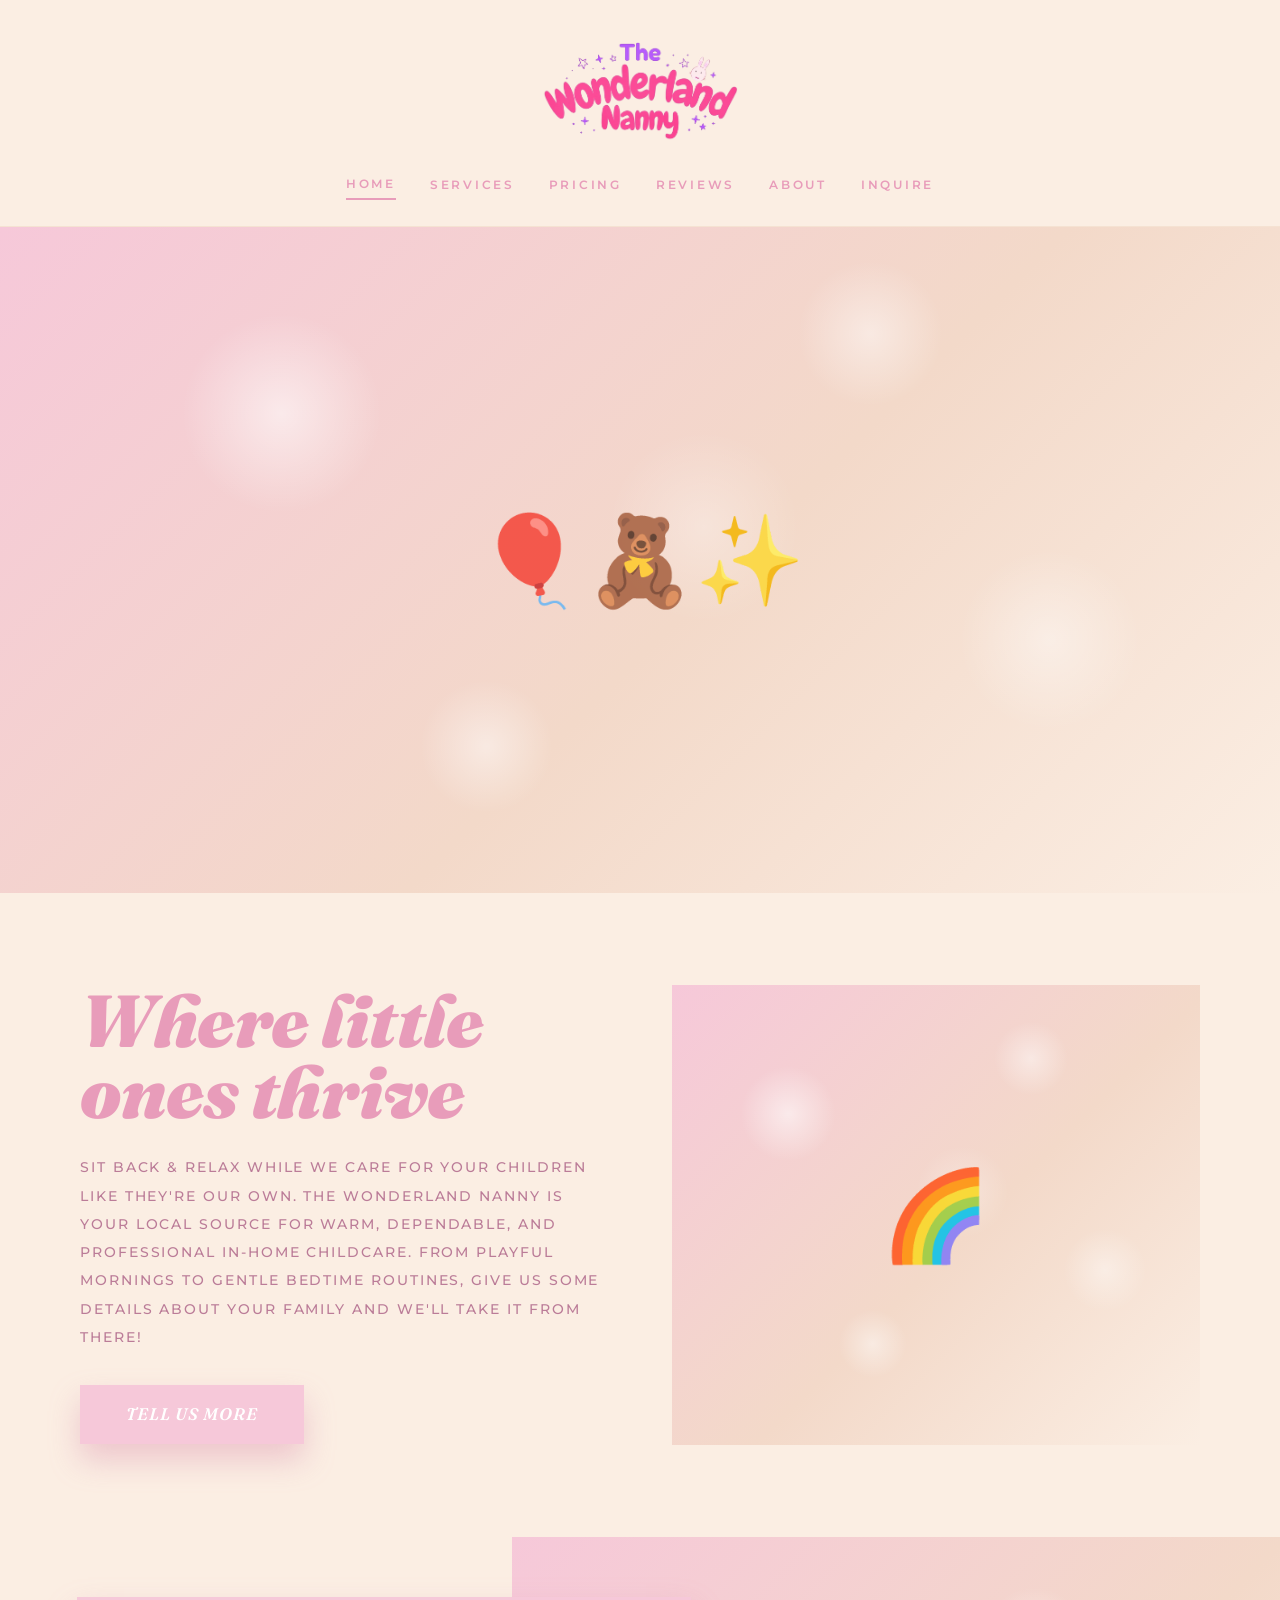
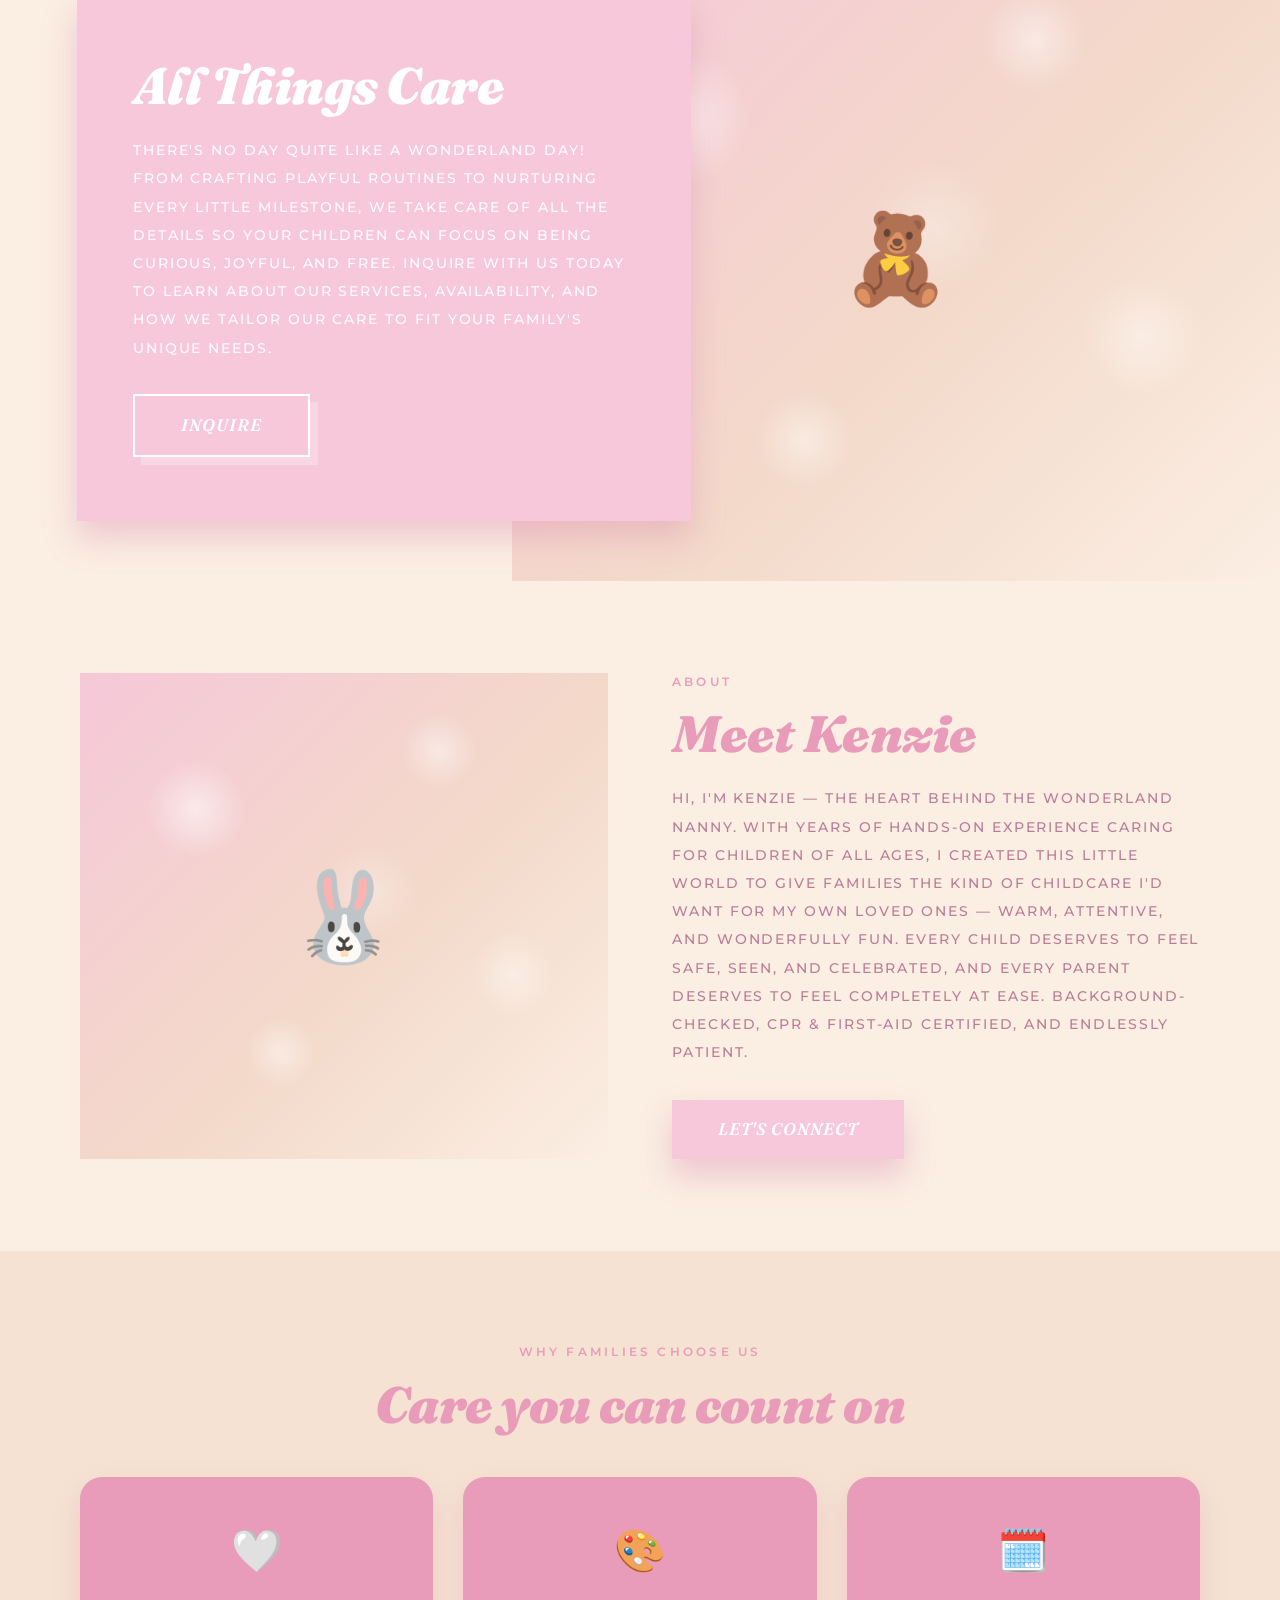
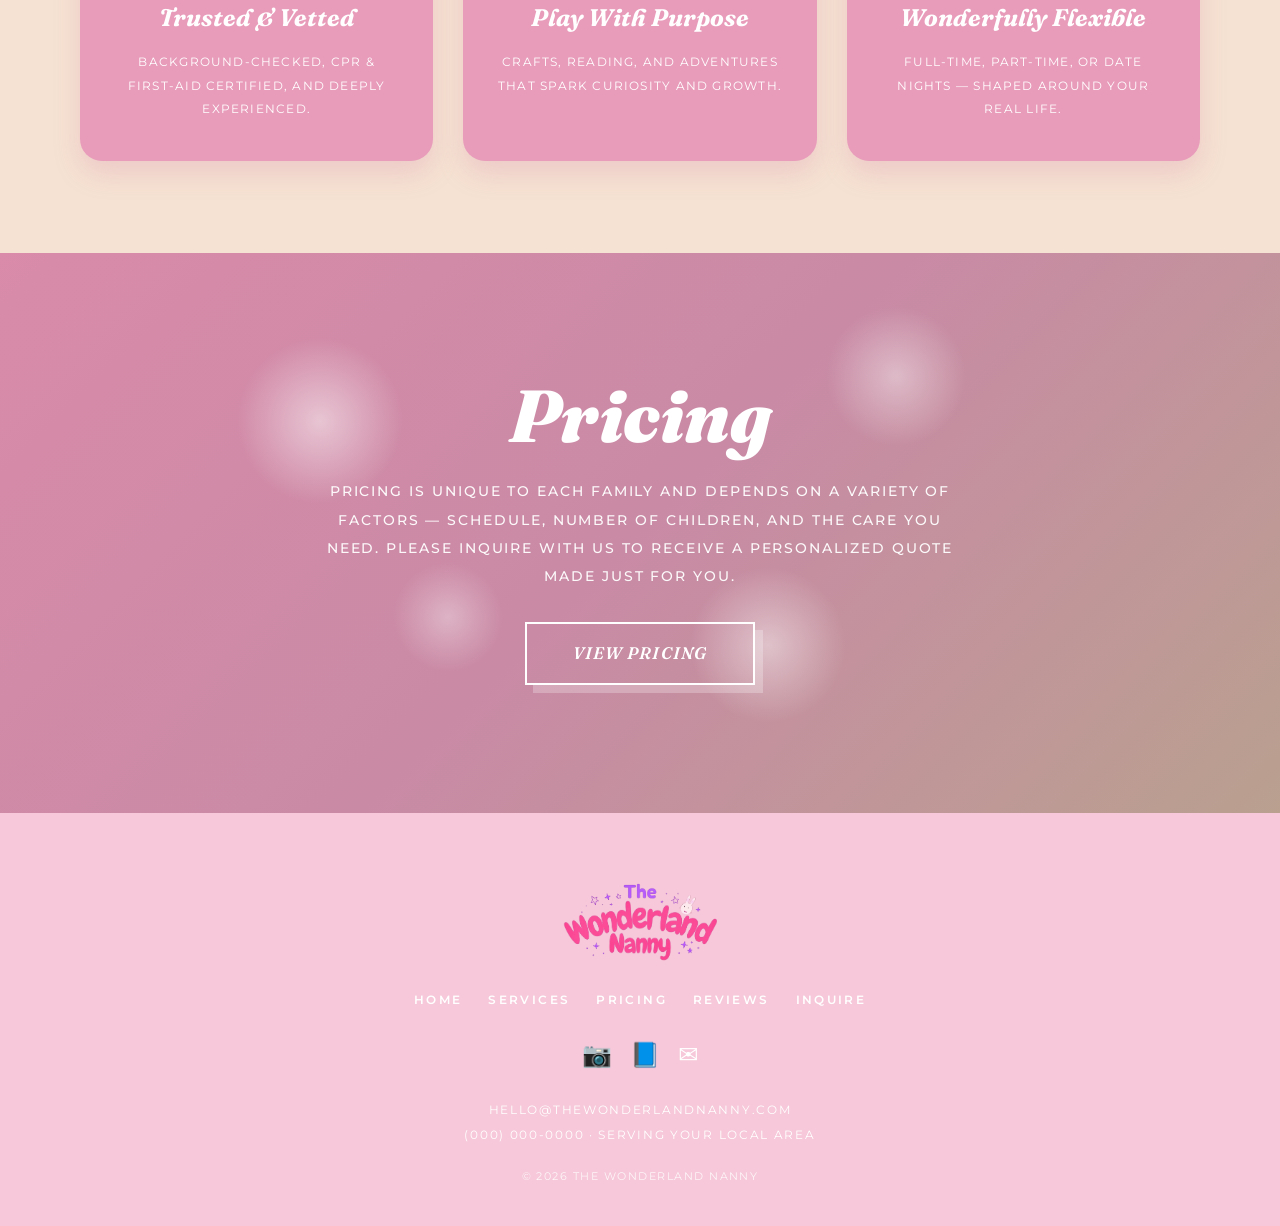
<file: index.html>
<!DOCTYPE html>
<html lang="en">
<head>
  <meta charset="UTF-8" />
  <meta name="viewport" content="width=device-width, initial-scale=1.0" />
  <title>The Wonderland Nanny — Loving, Reliable Childcare</title>
  <meta name="description" content="The Wonderland Nanny offers warm, trustworthy, and professional in-home childcare that lets your little ones flourish and gives parents peace of mind." />
  <link rel="preconnect" href="https://fonts.googleapis.com" />
  <link rel="preconnect" href="https://fonts.gstatic.com" crossorigin />
  <link href="https://fonts.googleapis.com/css2?family=Fraunces:ital,opsz,wght@0,9..144,400;0,9..144,600;0,9..144,900;1,9..144,500;1,9..144,600;1,9..144,700;1,9..144,900&family=Montserrat:wght@400;500;600&display=swap" rel="stylesheet" />
  <link rel="stylesheet" href="css/styles.css" />
  <link rel="icon" href="assets/logo.png" />
</head>
<body>

  <!-- HEADER: centered logo + nav underneath -->
  <header class="topbar">
    <a href="index.html" class="topbar__logo"><img src="assets/logo.png" alt="The Wonderland Nanny" /></a>
  </header>
  <nav class="mainnav">
    <a href="index.html" class="active">Home</a>
    <a href="services.html">Services</a>
    <a href="pricing.html">Pricing</a>
    <a href="reviews.html">Reviews</a>
    <a href="index.html#about">About</a>
    <a href="contact.html">Inquire</a>
  </nav>

  <!-- HERO -->
  <section class="hero ph">
    <div class="ph__emoji">🎈🧸✨</div>
  </section>

  <!-- INTRO: "We adore little ones" -->
  <section class="section">
    <div class="wrap">
      <div class="feature">
        <div class="feature__text">
          <h1 class="display">Where little ones&nbsp;thrive</h1>
          <p class="lead">Sit back &amp; relax while we care for your children like they're our own. The Wonderland Nanny is your local source for warm, dependable, and professional in-home childcare. From playful mornings to gentle bedtime routines, give us some details about your family and we'll take it from there!</p>
          <p style="margin-top:34px;"><a href="contact.html" class="btn">Tell Us More</a></p>
        </div>
        <div class="feature__img ph">
          <div class="ph__emoji">🌈</div>
        </div>
      </div>
    </div>
  </section>

  <!-- SHOWCASE: offset pink card over a photo (All Things Care) -->
  <section class="showcase">
    <div class="showcase__img ph"><div class="ph__emoji">🧸</div></div>
    <div class="showcase__card">
      <h2 class="display display--sm">All Things Care</h2>
      <p class="lead lead--white">There's no day quite like a Wonderland day! From crafting playful routines to nurturing every little milestone, we take care of all the details so your children can focus on being curious, joyful, and free. Inquire with us today to learn about our services, availability, and how we tailor our care to fit your family's unique needs.</p>
      <p style="margin-top:32px;"><a href="contact.html" class="btn btn--outline">Inquire</a></p>
    </div>
  </section>

  <!-- ABOUT -->
  <section class="section" id="about">
    <div class="wrap">
      <div class="feature feature--rev">
        <div class="feature__text">
          <p class="kicker">About</p>
          <h2 class="display display--sm">Meet Kenzie</h2>
          <p class="lead">Hi, I'm Kenzie — the heart behind The Wonderland Nanny. With years of hands-on experience caring for children of all ages, I created this little world to give families the kind of childcare I'd want for my own loved ones — warm, attentive, and wonderfully fun. Every child deserves to feel safe, seen, and celebrated, and every parent deserves to feel completely at ease. Background-checked, CPR &amp; first-aid certified, and endlessly patient.</p>
          <p style="margin-top:34px;"><a href="contact.html" class="btn">Let's Connect</a></p>
        </div>
        <div class="feature__img ph"><div class="ph__emoji">🐰</div></div>
      </div>
    </div>
  </section>

  <!-- WHY US tiles -->
  <section class="section center" style="background:var(--cream-deep);">
    <div class="wrap">
      <p class="kicker">Why Families Choose Us</p>
      <h2 class="display display--sm">Care you can count on</h2>
      <div class="grid grid--3" style="margin-top:48px;">
        <div class="tile">
          <span class="tile__emoji">🤍</span>
          <h3>Trusted &amp; Vetted</h3>
          <p>Background-checked, CPR &amp; first-aid certified, and deeply experienced.</p>
        </div>
        <div class="tile">
          <span class="tile__emoji">🎨</span>
          <h3>Play With Purpose</h3>
          <p>Crafts, reading, and adventures that spark curiosity and growth.</p>
        </div>
        <div class="tile">
          <span class="tile__emoji">🗓️</span>
          <h3>Wonderfully Flexible</h3>
          <p>Full-time, part-time, or date nights — shaped around your real life.</p>
        </div>
      </div>
    </div>
  </section>

  <!-- PRICING BAND (full-width image) -->
  <section class="band ph--dark">
    <div class="band__inner">
      <h2 class="display display--white">Pricing</h2>
      <p class="lead lead--white">Pricing is unique to each family and depends on a variety of factors — schedule, number of children, and the care you need. Please inquire with us to receive a personalized quote made just for you.</p>
      <p style="margin-top:32px;"><a href="pricing.html" class="btn btn--outline">View Pricing</a></p>
    </div>
  </section>

  <!-- FOOTER -->
  <footer class="site-footer">
    <img src="assets/logo.png" alt="The Wonderland Nanny" />
    <div class="footer-nav">
      <a href="index.html">Home</a>
      <a href="services.html">Services</a>
      <a href="pricing.html">Pricing</a>
      <a href="reviews.html">Reviews</a>
      <a href="contact.html">Inquire</a>
    </div>
    <div class="footer-socials">
      <a href="#" aria-label="Instagram">📷</a>
      <a href="#" aria-label="Facebook">📘</a>
      <a href="mailto:hello@thewonderlandnanny.com" aria-label="Email">✉️</a>
    </div>
    <div class="footer-contact">
      hello@thewonderlandnanny.com<br>
      (000) 000-0000 · Serving your local area
    </div>
    <div class="footer-copy">© 2026 The Wonderland Nanny</div>
  </footer>

  <script src="js/main.js"></script>
</body>
</html>
</file>
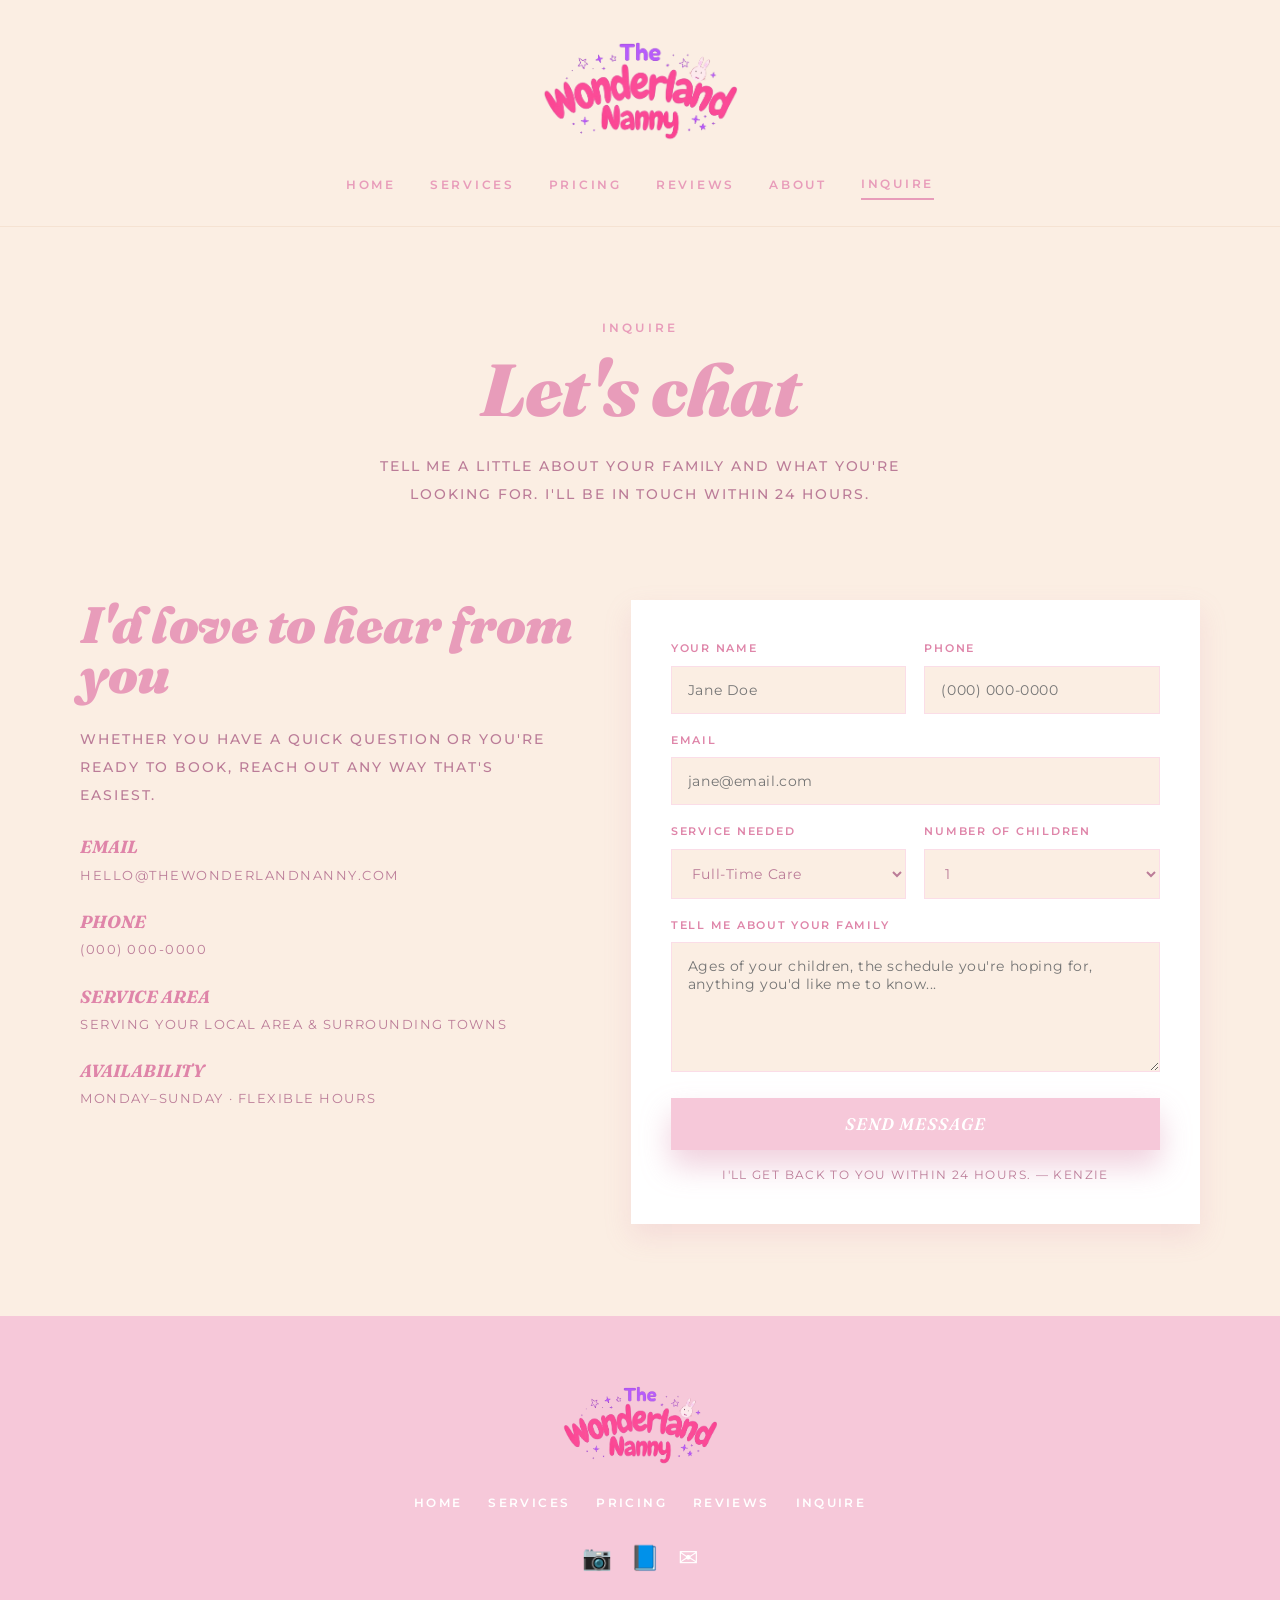
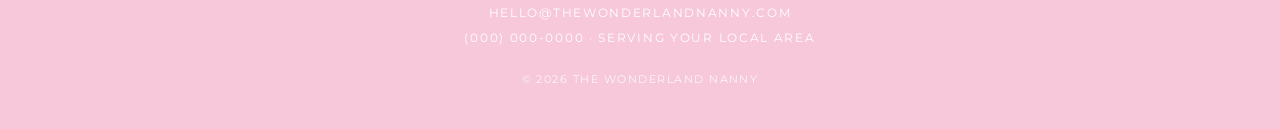
<file: contact.html>
<!DOCTYPE html>
<html lang="en">
<head>
  <meta charset="UTF-8" />
  <meta name="viewport" content="width=device-width, initial-scale=1.0" />
  <title>Inquire — The Wonderland Nanny</title>
  <meta name="description" content="Get in touch with The Wonderland Nanny to chat about your family's childcare needs." />
  <link rel="preconnect" href="https://fonts.googleapis.com" />
  <link rel="preconnect" href="https://fonts.gstatic.com" crossorigin />
  <link href="https://fonts.googleapis.com/css2?family=Fraunces:ital,opsz,wght@0,9..144,400;0,9..144,600;0,9..144,900;1,9..144,500;1,9..144,600;1,9..144,700;1,9..144,900&family=Montserrat:wght@400;500;600&display=swap" rel="stylesheet" />
  <link rel="stylesheet" href="css/styles.css" />
  <link rel="icon" href="assets/logo.png" />
</head>
<body>

  <header class="topbar">
    <a href="index.html" class="topbar__logo"><img src="assets/logo.png" alt="The Wonderland Nanny" /></a>
  </header>
  <nav class="mainnav">
    <a href="index.html">Home</a>
    <a href="services.html">Services</a>
    <a href="pricing.html">Pricing</a>
    <a href="reviews.html">Reviews</a>
    <a href="index.html#about">About</a>
    <a href="contact.html" class="active">Inquire</a>
  </nav>

  <section class="section center">
    <div class="wrap">
      <p class="kicker">Inquire</p>
      <h1 class="display">Let's chat</h1>
      <p class="lead">Tell me a little about your family and what you're looking for. I'll be in touch within 24 hours.</p>
    </div>
  </section>

  <section class="section" style="padding-top:0;">
    <div class="wrap">
      <div class="contact-grid">
        <div>
          <h2 class="display display--sm">I'd love to hear from you</h2>
          <p class="lead">Whether you have a quick question or you're ready to book, reach out any way that's easiest.</p>
          <ul class="contact-list">
            <li><strong>Email</strong><a href="mailto:hello@thewonderlandnanny.com">hello@thewonderlandnanny.com</a></li>
            <li><strong>Phone</strong><a href="tel:+10000000000">(000) 000-0000</a></li>
            <li><strong>Service Area</strong>Serving your local area &amp; surrounding towns</li>
            <li><strong>Availability</strong>Monday–Sunday · Flexible hours</li>
          </ul>
        </div>

        <form class="form" id="contact-form">
          <div class="form-row">
            <div class="field"><label for="name">Your Name</label><input type="text" id="name" name="name" placeholder="Jane Doe" required /></div>
            <div class="field"><label for="phone">Phone</label><input type="tel" id="phone" name="phone" placeholder="(000) 000-0000" /></div>
          </div>
          <div class="field"><label for="email">Email</label><input type="email" id="email" name="email" placeholder="jane@email.com" required /></div>
          <div class="form-row">
            <div class="field"><label for="service">Service Needed</label>
              <select id="service" name="service">
                <option>Full-Time Care</option>
                <option>Part-Time / After-School</option>
                <option>Date-Night Sitting</option>
                <option>Newborn &amp; Infant Care</option>
                <option>Travel &amp; Event Care</option>
                <option>Backup / Occasional Care</option>
              </select>
            </div>
            <div class="field"><label for="children">Number of Children</label>
              <select id="children" name="children"><option>1</option><option>2</option><option>3</option><option>4+</option></select>
            </div>
          </div>
          <div class="field"><label for="message">Tell Me About Your Family</label><textarea id="message" name="message" placeholder="Ages of your children, the schedule you're hoping for, anything you'd like me to know..."></textarea></div>
          <button type="submit" class="btn">Send Message</button>
          <p class="form__note">I'll get back to you within 24 hours. — Kenzie</p>
        </form>
      </div>
    </div>
  </section>

  <footer class="site-footer">
    <img src="assets/logo.png" alt="The Wonderland Nanny" />
    <div class="footer-nav">
      <a href="index.html">Home</a><a href="services.html">Services</a><a href="pricing.html">Pricing</a><a href="reviews.html">Reviews</a><a href="contact.html">Inquire</a>
    </div>
    <div class="footer-socials">
      <a href="#" aria-label="Instagram">📷</a><a href="#" aria-label="Facebook">📘</a><a href="mailto:hello@thewonderlandnanny.com" aria-label="Email">✉️</a>
    </div>
    <div class="footer-contact">hello@thewonderlandnanny.com<br>(000) 000-0000 · Serving your local area</div>
    <div class="footer-copy">© 2026 The Wonderland Nanny</div>
  </footer>

  <script src="js/main.js"></script>
</body>
</html>
</file>
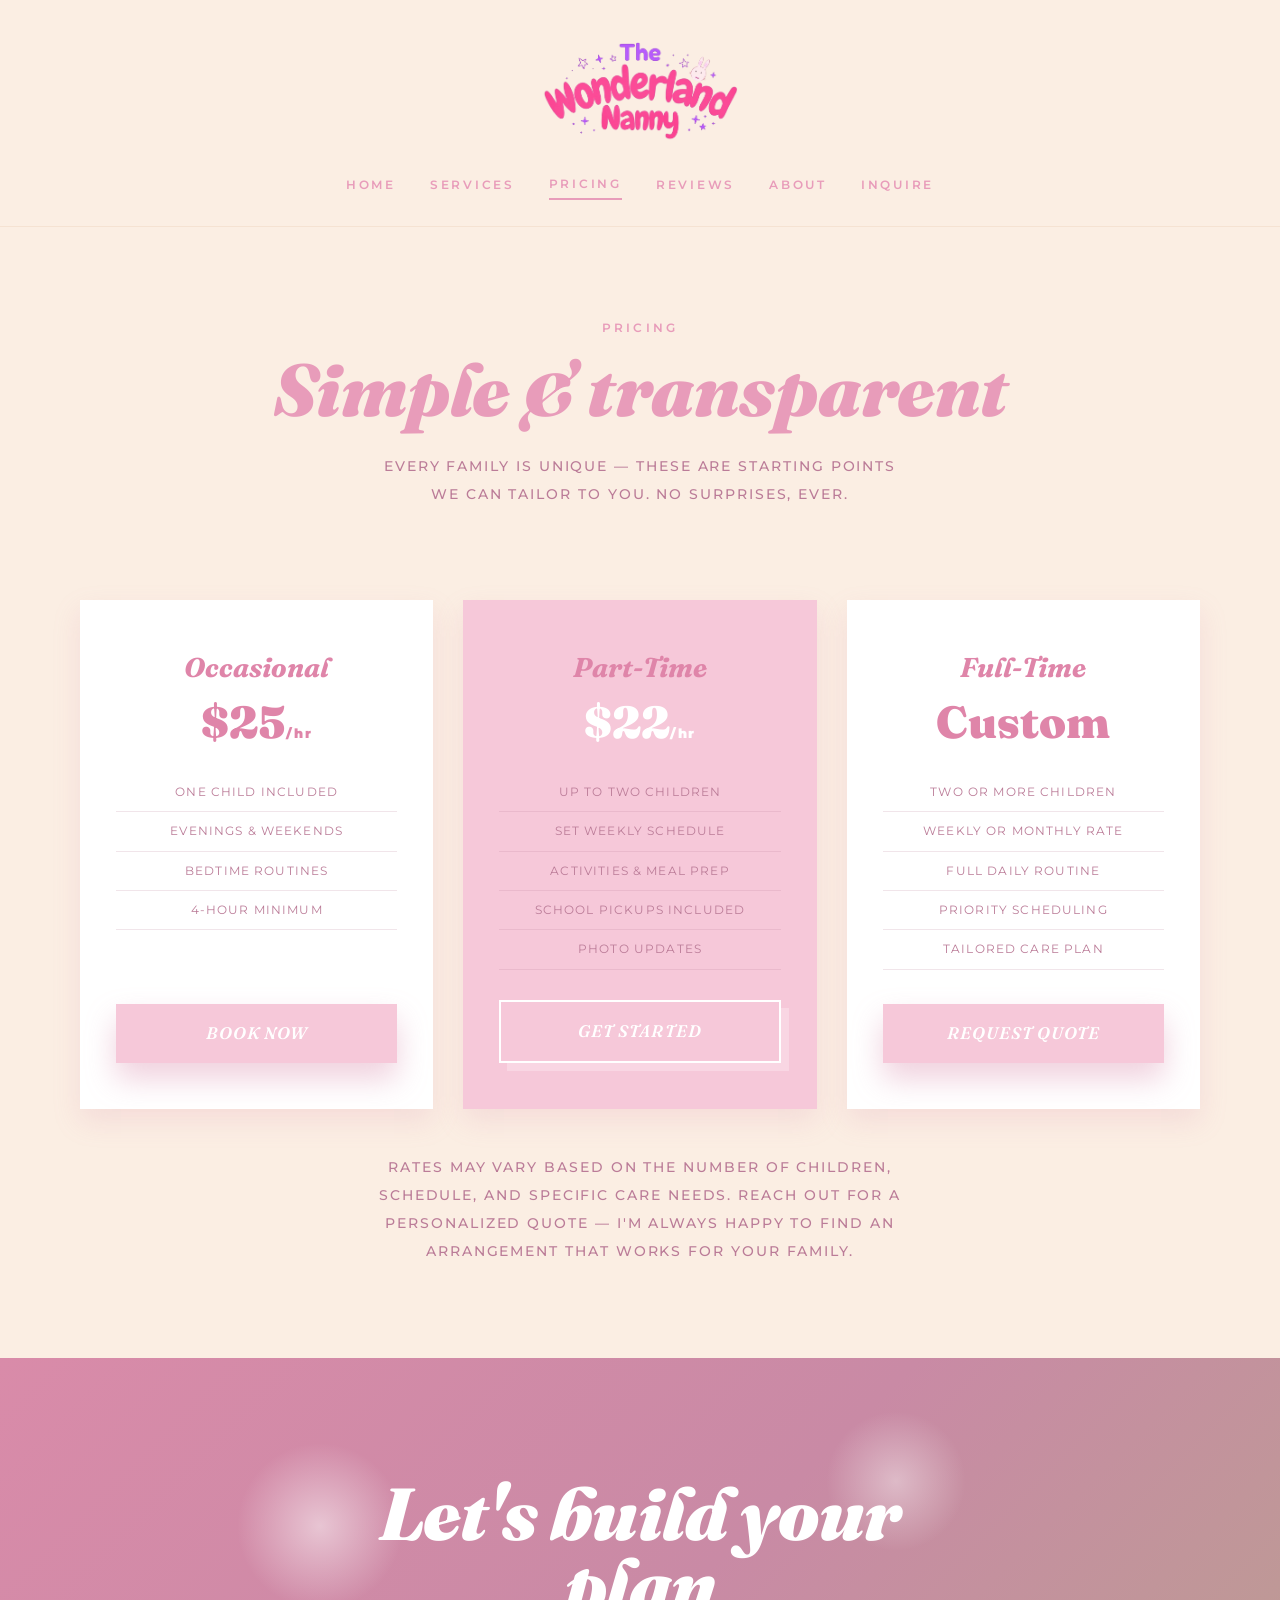
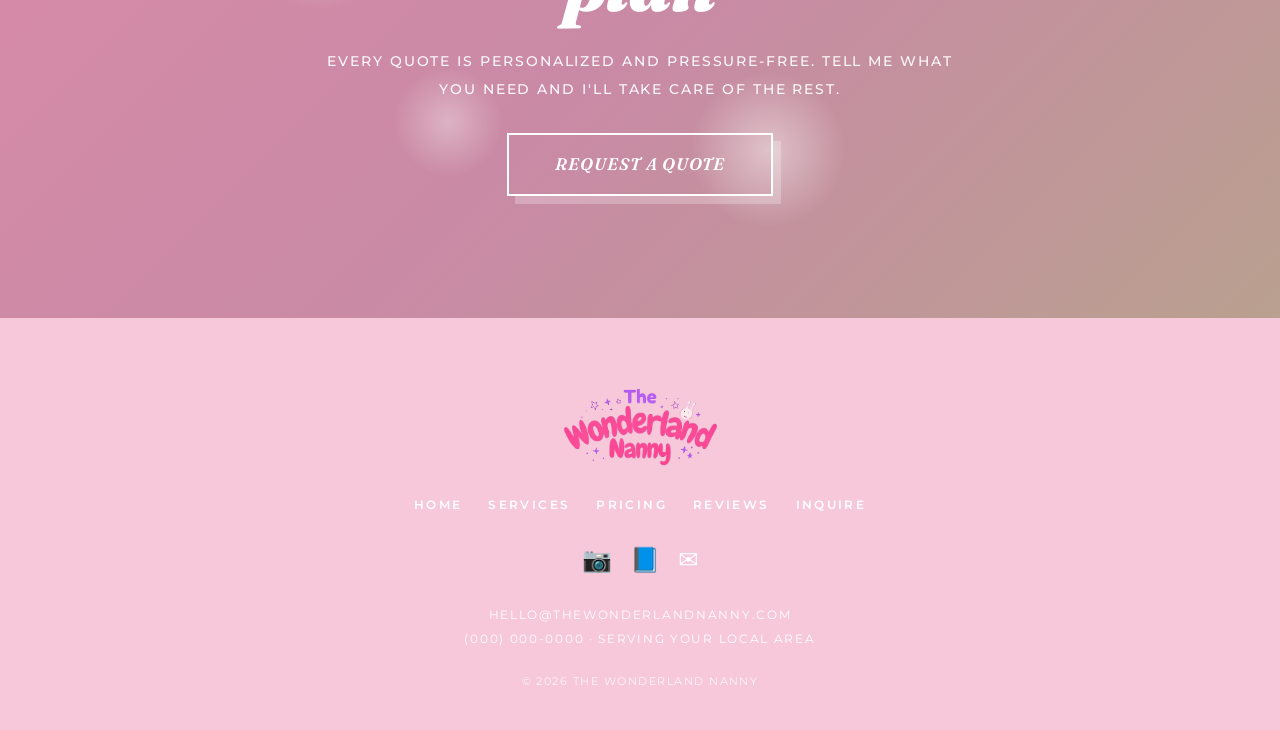
<file: pricing.html>
<!DOCTYPE html>
<html lang="en">
<head>
  <meta charset="UTF-8" />
  <meta name="viewport" content="width=device-width, initial-scale=1.0" />
  <title>Pricing — The Wonderland Nanny</title>
  <meta name="description" content="Simple, transparent pricing for nanny and childcare services with The Wonderland Nanny." />
  <link rel="preconnect" href="https://fonts.googleapis.com" />
  <link rel="preconnect" href="https://fonts.gstatic.com" crossorigin />
  <link href="https://fonts.googleapis.com/css2?family=Fraunces:ital,opsz,wght@0,9..144,400;0,9..144,600;0,9..144,900;1,9..144,500;1,9..144,600;1,9..144,700;1,9..144,900&family=Montserrat:wght@400;500;600&display=swap" rel="stylesheet" />
  <link rel="stylesheet" href="css/styles.css" />
  <link rel="icon" href="assets/logo.png" />
</head>
<body>

  <header class="topbar">
    <a href="index.html" class="topbar__logo"><img src="assets/logo.png" alt="The Wonderland Nanny" /></a>
  </header>
  <nav class="mainnav">
    <a href="index.html">Home</a>
    <a href="services.html">Services</a>
    <a href="pricing.html" class="active">Pricing</a>
    <a href="reviews.html">Reviews</a>
    <a href="index.html#about">About</a>
    <a href="contact.html">Inquire</a>
  </nav>

  <section class="section center">
    <div class="wrap">
      <p class="kicker">Pricing</p>
      <h1 class="display">Simple &amp; transparent</h1>
      <p class="lead">Every family is unique — these are starting points we can tailor to you. No surprises, ever.</p>
    </div>
  </section>

  <section class="section" style="padding-top:0;">
    <div class="wrap">
      <div class="grid grid--3">
        <div class="tier">
          <h3>Occasional</h3>
          <div class="tier__price">$25<span>/hr</span></div>
          <ul>
            <li>One child included</li>
            <li>Evenings &amp; weekends</li>
            <li>Bedtime routines</li>
            <li>4-hour minimum</li>
          </ul>
          <a href="contact.html" class="btn">Book Now</a>
        </div>
        <div class="tier tier--featured">
          <h3>Part-Time</h3>
          <div class="tier__price">$22<span>/hr</span></div>
          <ul>
            <li>Up to two children</li>
            <li>Set weekly schedule</li>
            <li>Activities &amp; meal prep</li>
            <li>School pickups included</li>
            <li>Photo updates</li>
          </ul>
          <a href="contact.html" class="btn btn--outline">Get Started</a>
        </div>
        <div class="tier">
          <h3>Full-Time</h3>
          <div class="tier__price">Custom</div>
          <ul>
            <li>Two or more children</li>
            <li>Weekly or monthly rate</li>
            <li>Full daily routine</li>
            <li>Priority scheduling</li>
            <li>Tailored care plan</li>
          </ul>
          <a href="contact.html" class="btn">Request Quote</a>
        </div>
      </div>
      <p class="lead center" style="margin:44px auto 0; max-width:62ch;">Rates may vary based on the number of children, schedule, and specific care needs. Reach out for a personalized quote — I'm always happy to find an arrangement that works for your family.</p>
    </div>
  </section>

  <section class="band ph--dark">
    <div class="band__inner">
      <h2 class="display display--white">Let's build your plan</h2>
      <p class="lead lead--white">Every quote is personalized and pressure-free. Tell me what you need and I'll take care of the rest.</p>
      <p style="margin-top:30px;"><a href="contact.html" class="btn btn--outline">Request A Quote</a></p>
    </div>
  </section>

  <footer class="site-footer">
    <img src="assets/logo.png" alt="The Wonderland Nanny" />
    <div class="footer-nav">
      <a href="index.html">Home</a><a href="services.html">Services</a><a href="pricing.html">Pricing</a><a href="reviews.html">Reviews</a><a href="contact.html">Inquire</a>
    </div>
    <div class="footer-socials">
      <a href="#" aria-label="Instagram">📷</a><a href="#" aria-label="Facebook">📘</a><a href="mailto:hello@thewonderlandnanny.com" aria-label="Email">✉️</a>
    </div>
    <div class="footer-contact">hello@thewonderlandnanny.com<br>(000) 000-0000 · Serving your local area</div>
    <div class="footer-copy">© 2026 The Wonderland Nanny</div>
  </footer>

  <script src="js/main.js"></script>
</body>
</html>
</file>
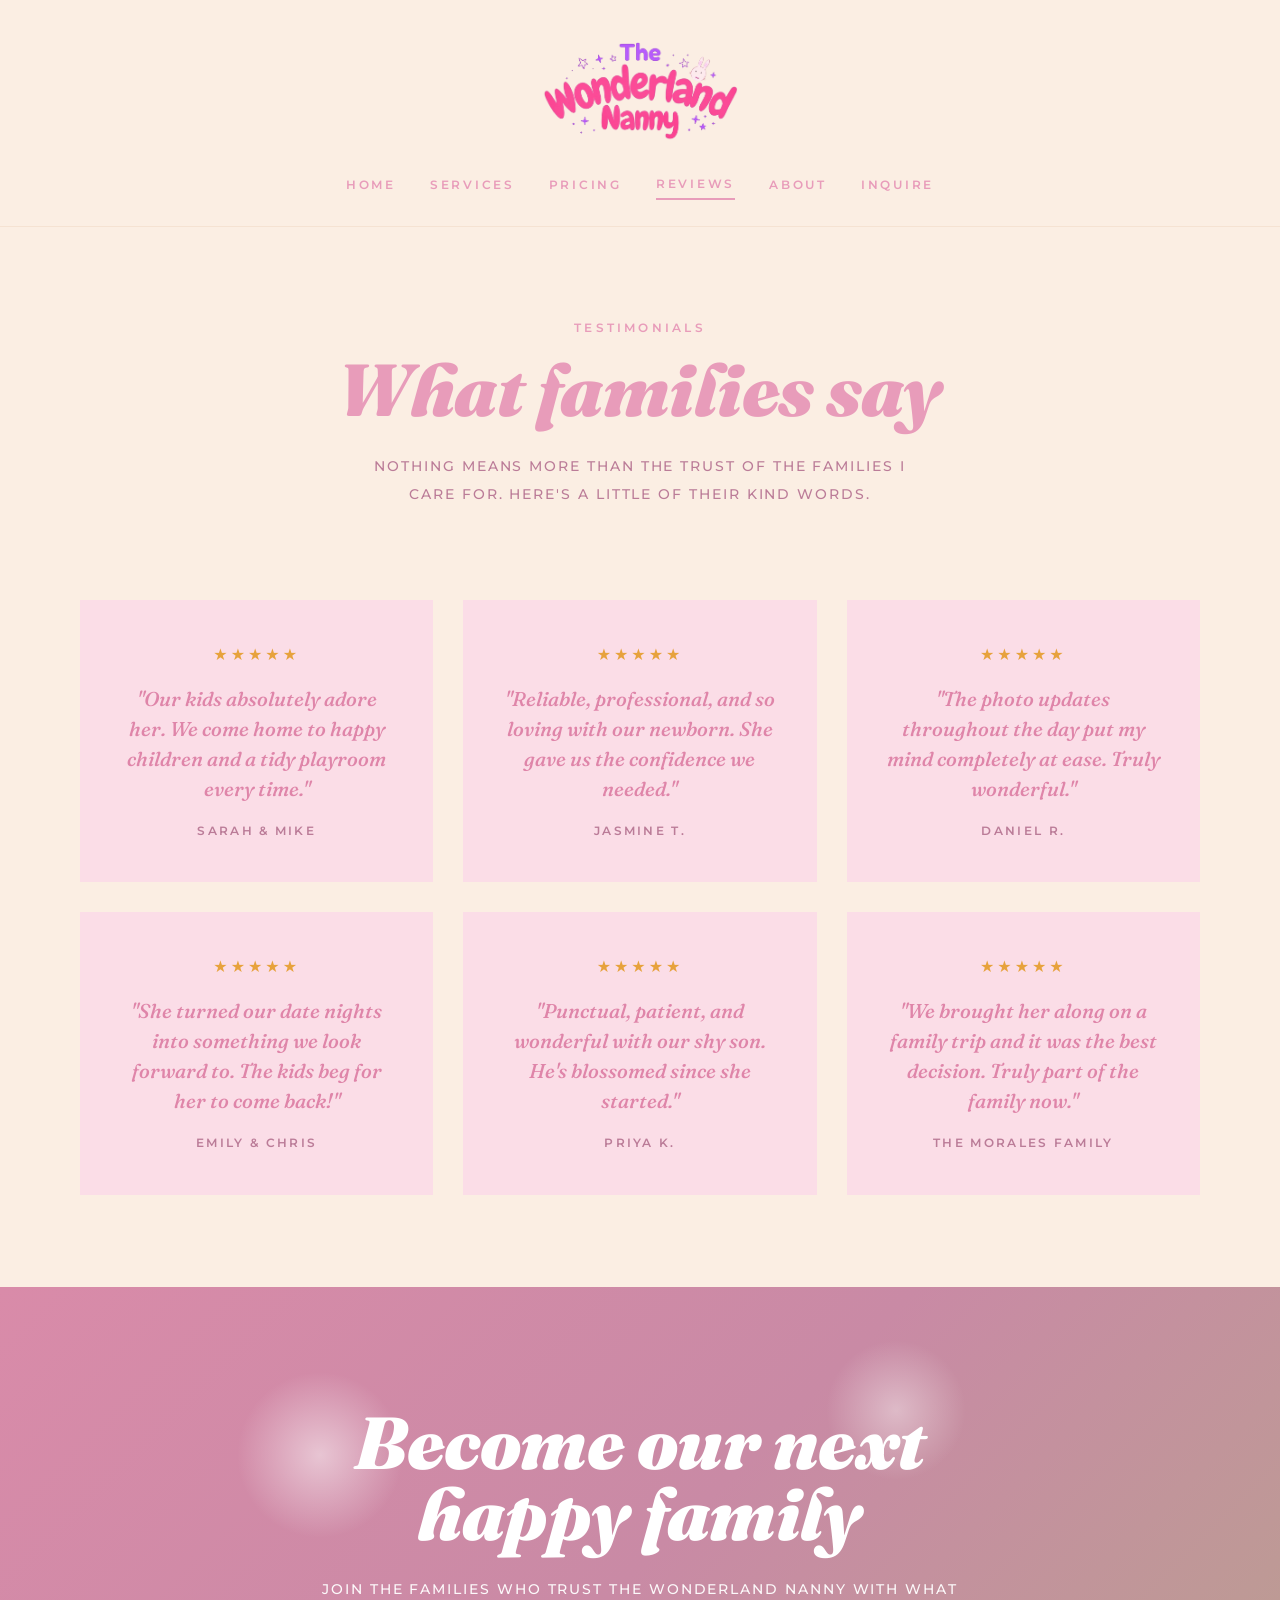
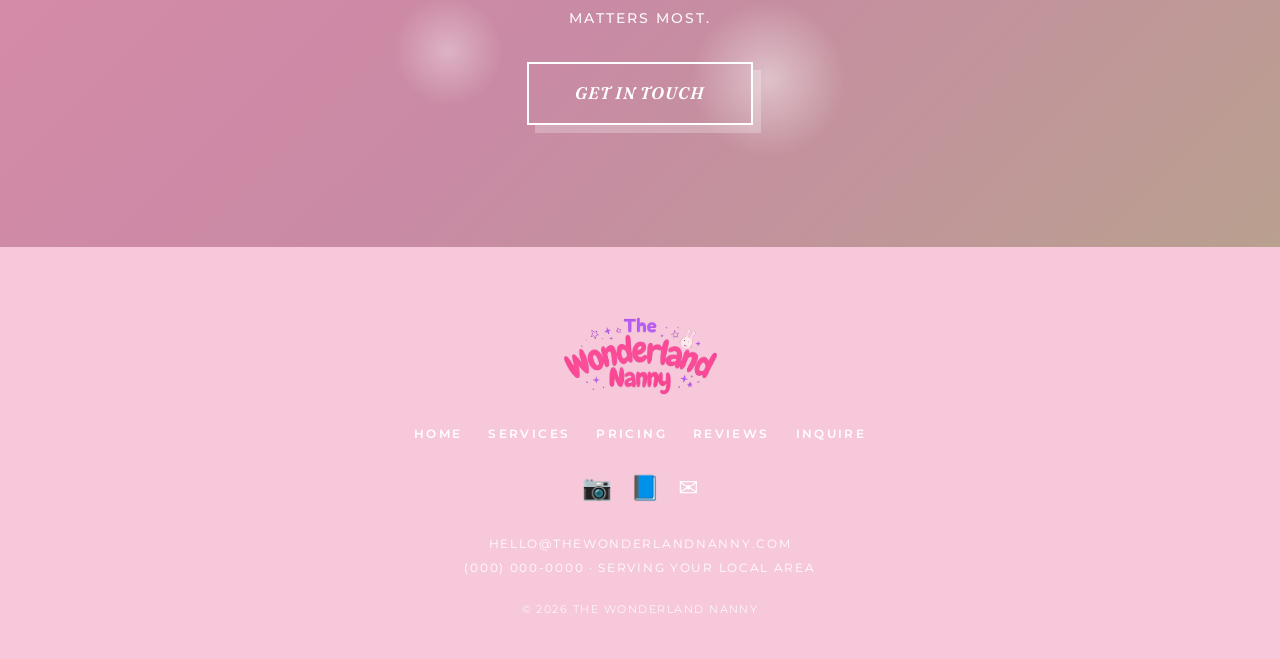
<file: reviews.html>
<!DOCTYPE html>
<html lang="en">
<head>
  <meta charset="UTF-8" />
  <meta name="viewport" content="width=device-width, initial-scale=1.0" />
  <title>Reviews — The Wonderland Nanny</title>
  <meta name="description" content="See what local families have to say about The Wonderland Nanny's warm, reliable childcare." />
  <link rel="preconnect" href="https://fonts.googleapis.com" />
  <link rel="preconnect" href="https://fonts.gstatic.com" crossorigin />
  <link href="https://fonts.googleapis.com/css2?family=Fraunces:ital,opsz,wght@0,9..144,400;0,9..144,600;0,9..144,900;1,9..144,500;1,9..144,600;1,9..144,700;1,9..144,900&family=Montserrat:wght@400;500;600&display=swap" rel="stylesheet" />
  <link rel="stylesheet" href="css/styles.css" />
  <link rel="icon" href="assets/logo.png" />
</head>
<body>

  <header class="topbar">
    <a href="index.html" class="topbar__logo"><img src="assets/logo.png" alt="The Wonderland Nanny" /></a>
  </header>
  <nav class="mainnav">
    <a href="index.html">Home</a>
    <a href="services.html">Services</a>
    <a href="pricing.html">Pricing</a>
    <a href="reviews.html" class="active">Reviews</a>
    <a href="index.html#about">About</a>
    <a href="contact.html">Inquire</a>
  </nav>

  <section class="section center">
    <div class="wrap">
      <p class="kicker">Testimonials</p>
      <h1 class="display">What families say</h1>
      <p class="lead">Nothing means more than the trust of the families I care for. Here's a little of their kind words.</p>
    </div>
  </section>

  <section class="section" style="padding-top:0;">
    <div class="wrap">
      <div class="grid grid--3">
        <div class="quote"><div class="quote__stars">★★★★★</div><p class="quote__text">"Our kids absolutely adore her. We come home to happy children and a tidy playroom every time."</p><div class="quote__name">Sarah &amp; Mike</div></div>
        <div class="quote"><div class="quote__stars">★★★★★</div><p class="quote__text">"Reliable, professional, and so loving with our newborn. She gave us the confidence we needed."</p><div class="quote__name">Jasmine T.</div></div>
        <div class="quote"><div class="quote__stars">★★★★★</div><p class="quote__text">"The photo updates throughout the day put my mind completely at ease. Truly wonderful."</p><div class="quote__name">Daniel R.</div></div>
        <div class="quote"><div class="quote__stars">★★★★★</div><p class="quote__text">"She turned our date nights into something we look forward to. The kids beg for her to come back!"</p><div class="quote__name">Emily &amp; Chris</div></div>
        <div class="quote"><div class="quote__stars">★★★★★</div><p class="quote__text">"Punctual, patient, and wonderful with our shy son. He's blossomed since she started."</p><div class="quote__name">Priya K.</div></div>
        <div class="quote"><div class="quote__stars">★★★★★</div><p class="quote__text">"We brought her along on a family trip and it was the best decision. Truly part of the family now."</p><div class="quote__name">The Morales Family</div></div>
      </div>
    </div>
  </section>

  <section class="band ph--dark">
    <div class="band__inner">
      <h2 class="display display--white">Become our next happy family</h2>
      <p class="lead lead--white">Join the families who trust The Wonderland Nanny with what matters most.</p>
      <p style="margin-top:30px;"><a href="contact.html" class="btn btn--outline">Get In Touch</a></p>
    </div>
  </section>

  <footer class="site-footer">
    <img src="assets/logo.png" alt="The Wonderland Nanny" />
    <div class="footer-nav">
      <a href="index.html">Home</a><a href="services.html">Services</a><a href="pricing.html">Pricing</a><a href="reviews.html">Reviews</a><a href="contact.html">Inquire</a>
    </div>
    <div class="footer-socials">
      <a href="#" aria-label="Instagram">📷</a><a href="#" aria-label="Facebook">📘</a><a href="mailto:hello@thewonderlandnanny.com" aria-label="Email">✉️</a>
    </div>
    <div class="footer-contact">hello@thewonderlandnanny.com<br>(000) 000-0000 · Serving your local area</div>
    <div class="footer-copy">© 2026 The Wonderland Nanny</div>
  </footer>

  <script src="js/main.js"></script>
</body>
</html>
</file>
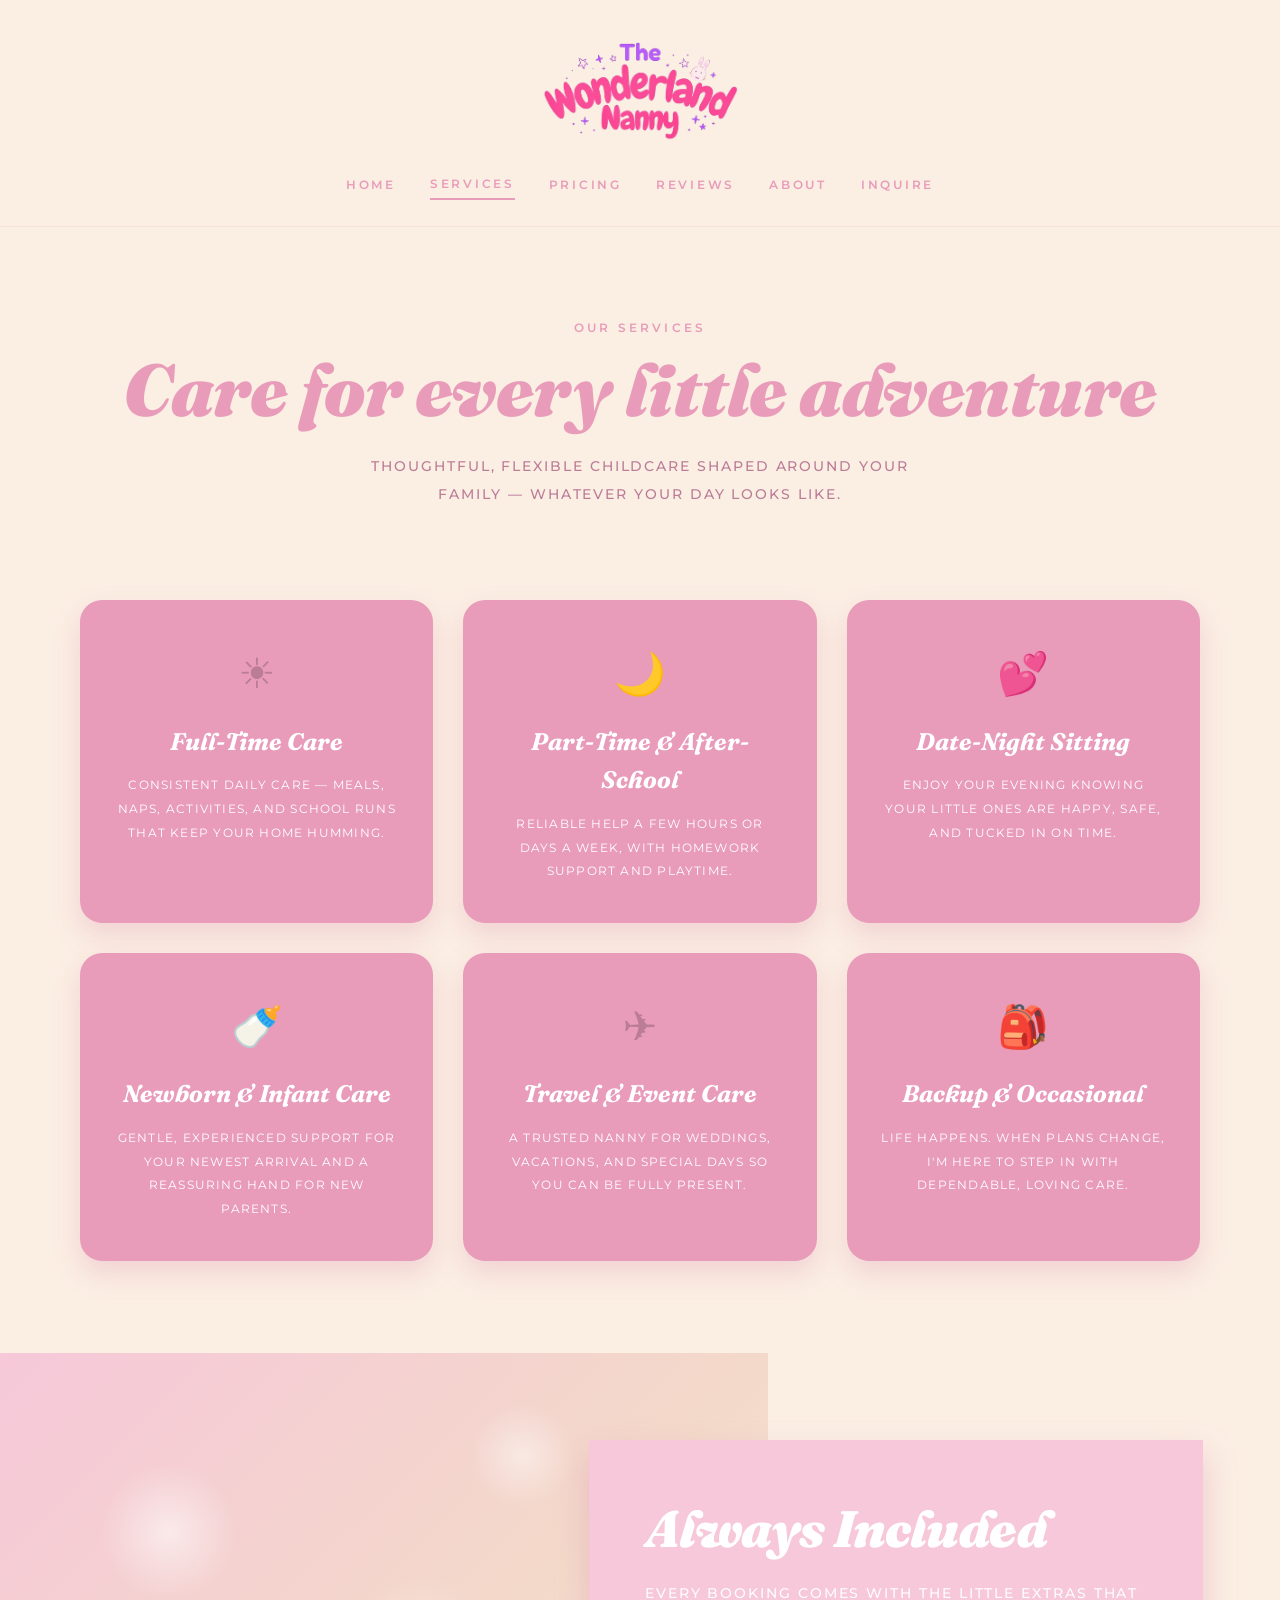
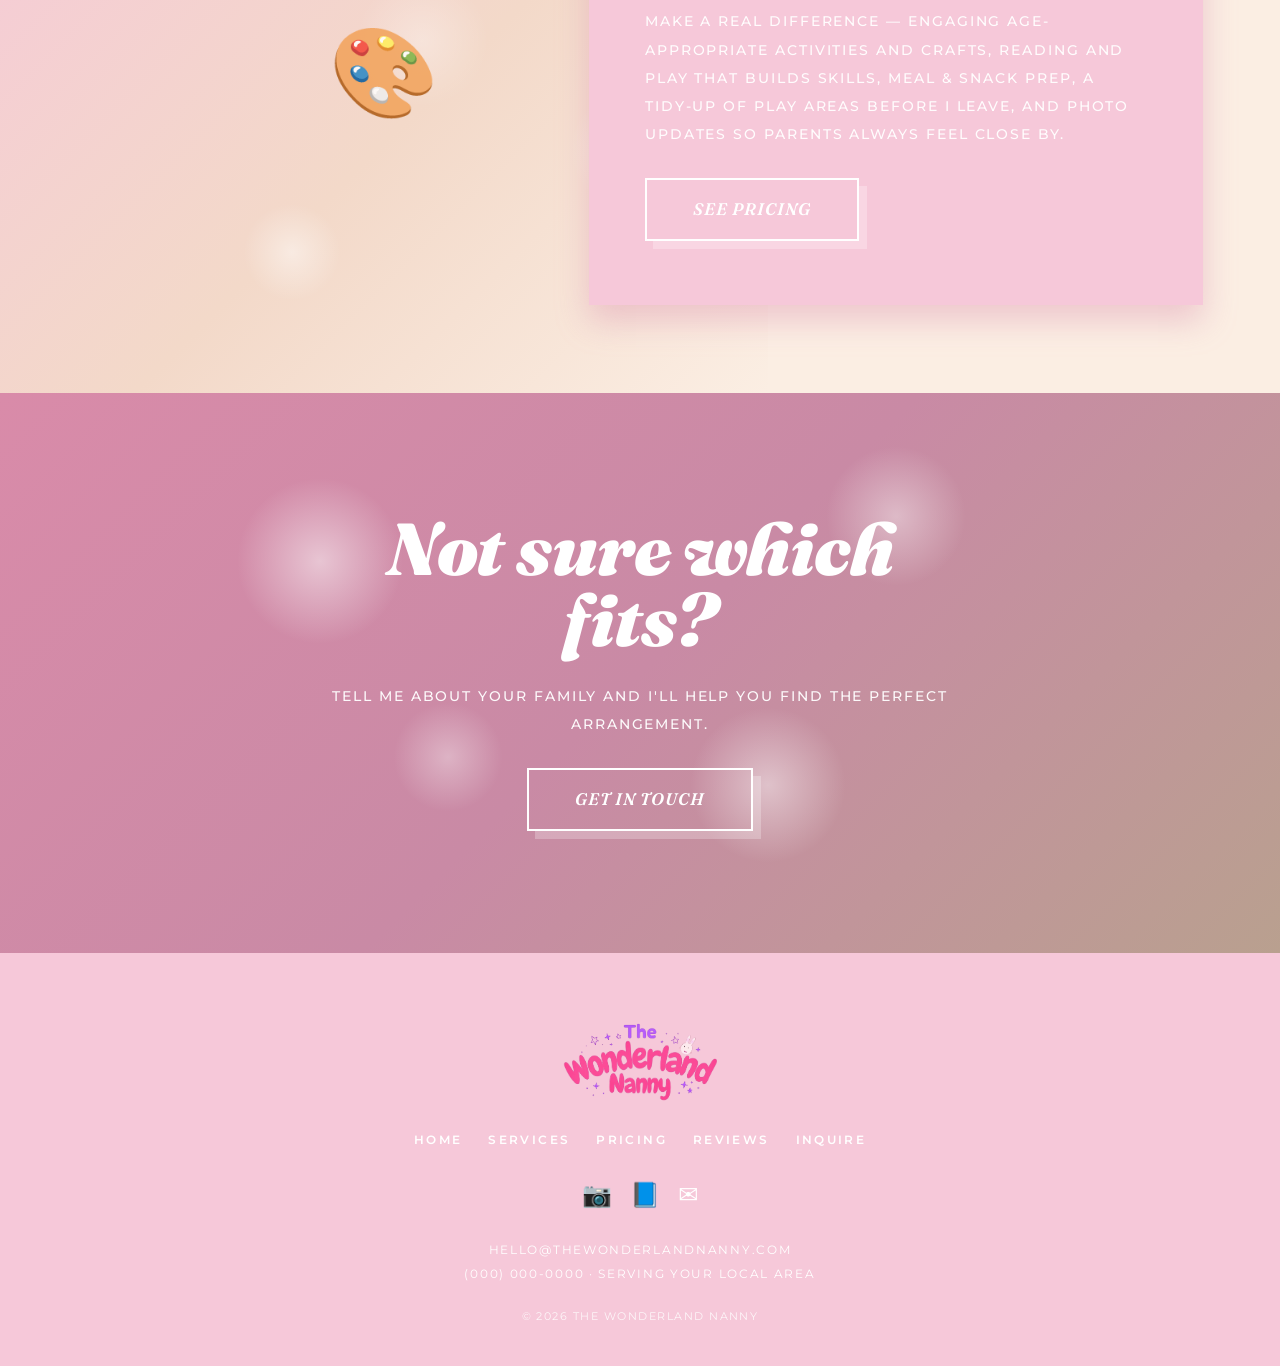
<file: services.html>
<!DOCTYPE html>
<html lang="en">
<head>
  <meta charset="UTF-8" />
  <meta name="viewport" content="width=device-width, initial-scale=1.0" />
  <title>Services — The Wonderland Nanny</title>
  <meta name="description" content="From full-time nannying to date-night sitting and newborn care, explore the childcare services offered by The Wonderland Nanny." />
  <link rel="preconnect" href="https://fonts.googleapis.com" />
  <link rel="preconnect" href="https://fonts.gstatic.com" crossorigin />
  <link href="https://fonts.googleapis.com/css2?family=Fraunces:ital,opsz,wght@0,9..144,400;0,9..144,600;0,9..144,900;1,9..144,500;1,9..144,600;1,9..144,700;1,9..144,900&family=Montserrat:wght@400;500;600&display=swap" rel="stylesheet" />
  <link rel="stylesheet" href="css/styles.css" />
  <link rel="icon" href="assets/logo.png" />
</head>
<body>

  <header class="topbar">
    <a href="index.html" class="topbar__logo"><img src="assets/logo.png" alt="The Wonderland Nanny" /></a>
  </header>
  <nav class="mainnav">
    <a href="index.html">Home</a>
    <a href="services.html" class="active">Services</a>
    <a href="pricing.html">Pricing</a>
    <a href="reviews.html">Reviews</a>
    <a href="index.html#about">About</a>
    <a href="contact.html">Inquire</a>
  </nav>

  <!-- Intro -->
  <section class="section center">
    <div class="wrap">
      <p class="kicker">Our Services</p>
      <h1 class="display">Care for every little adventure</h1>
      <p class="lead">Thoughtful, flexible childcare shaped around your family — whatever your day looks like.</p>
    </div>
  </section>

  <!-- Service tiles -->
  <section class="section" style="padding-top:0;">
    <div class="wrap">
      <div class="grid grid--3">
        <div class="tile"><span class="tile__emoji">☀️</span><h3>Full-Time Care</h3><p>Consistent daily care — meals, naps, activities, and school runs that keep your home humming.</p></div>
        <div class="tile"><span class="tile__emoji">🌙</span><h3>Part-Time &amp; After-School</h3><p>Reliable help a few hours or days a week, with homework support and playtime.</p></div>
        <div class="tile"><span class="tile__emoji">💕</span><h3>Date-Night Sitting</h3><p>Enjoy your evening knowing your little ones are happy, safe, and tucked in on time.</p></div>
        <div class="tile"><span class="tile__emoji">🍼</span><h3>Newborn &amp; Infant Care</h3><p>Gentle, experienced support for your newest arrival and a reassuring hand for new parents.</p></div>
        <div class="tile"><span class="tile__emoji">✈️</span><h3>Travel &amp; Event Care</h3><p>A trusted nanny for weddings, vacations, and special days so you can be fully present.</p></div>
        <div class="tile"><span class="tile__emoji">🎒</span><h3>Backup &amp; Occasional</h3><p>Life happens. When plans change, I'm here to step in with dependable, loving care.</p></div>
      </div>
    </div>
  </section>

  <!-- Showcase: what's included -->
  <section class="showcase showcase--rev">
    <div class="showcase__img ph"><div class="ph__emoji">🎨</div></div>
    <div class="showcase__card">
      <h2 class="display display--sm">Always Included</h2>
      <p class="lead lead--white">Every booking comes with the little extras that make a real difference — engaging age-appropriate activities and crafts, reading and play that builds skills, meal &amp; snack prep, a tidy-up of play areas before I leave, and photo updates so parents always feel close by.</p>
      <p style="margin-top:30px;"><a href="pricing.html" class="btn btn--outline">See Pricing</a></p>
    </div>
  </section>

  <!-- Band CTA -->
  <section class="band ph--dark">
    <div class="band__inner">
      <h2 class="display display--white">Not sure which fits?</h2>
      <p class="lead lead--white">Tell me about your family and I'll help you find the perfect arrangement.</p>
      <p style="margin-top:30px;"><a href="contact.html" class="btn btn--outline">Get In Touch</a></p>
    </div>
  </section>

  <footer class="site-footer">
    <img src="assets/logo.png" alt="The Wonderland Nanny" />
    <div class="footer-nav">
      <a href="index.html">Home</a><a href="services.html">Services</a><a href="pricing.html">Pricing</a><a href="reviews.html">Reviews</a><a href="contact.html">Inquire</a>
    </div>
    <div class="footer-socials">
      <a href="#" aria-label="Instagram">📷</a><a href="#" aria-label="Facebook">📘</a><a href="mailto:hello@thewonderlandnanny.com" aria-label="Email">✉️</a>
    </div>
    <div class="footer-contact">hello@thewonderlandnanny.com<br>(000) 000-0000 · Serving your local area</div>
    <div class="footer-copy">© 2026 The Wonderland Nanny</div>
  </footer>

  <script src="js/main.js"></script>
</body>
</html>
</file>
<file: css/styles.css>
/* ===========================================================
   The Wonderland Nanny
   Aesthetic modeled on napabach.com:
   eggshell bg · soft retro pink · groovy italic serif · all-caps sans
   =========================================================== */

:root {
  --cream:      #fbeee3;   /* eggshell page background        */
  --cream-deep: #f5e2d2;   /* slightly deeper cream blocks    */
  --pink:       #e89cba;   /* primary soft pink (headings)    */
  --pink-deep:  #df85a9;   /* hover / emphasis                */
  --pink-card:  #f6c8d9;   /* solid baby-pink cards           */
  --pink-soft:  #fbdde7;   /* faint pink wash                 */
  --text:       #bb7c98;   /* body copy (mauve-rose)          */
  --white:      #ffffff;

  --maxw: 1180px;
  --shadow: 0 16px 30px rgba(218, 140, 172, .40);

  --serif: 'Fraunces', Georgia, 'Times New Roman', serif;
  --sans:  'Montserrat', system-ui, sans-serif;
}

* { box-sizing: border-box; margin: 0; padding: 0; }
html { scroll-behavior: smooth; }

body {
  font-family: var(--sans);
  background: var(--cream);
  color: var(--text);
  line-height: 1.6;
  -webkit-font-smoothing: antialiased;
}

img { max-width: 100%; display: block; }
a { text-decoration: none; color: inherit; }

.wrap { max-width: var(--maxw); margin: 0 auto; padding: 0 30px; }
.section { padding: 92px 0; }
.center { text-align: center; }

/* ---------- Type ---------- */
.display {
  font-family: var(--serif);
  font-style: italic;
  font-weight: 900;
  line-height: .96;
  color: var(--pink);
  font-size: clamp(2.6rem, 6vw, 4.6rem);
  margin-bottom: 26px;
  letter-spacing: -0.5px;
}
.display--sm { font-size: clamp(2rem, 4.5vw, 3.2rem); }
.display--white { color: var(--white); }

.kicker {
  font-family: var(--sans);
  text-transform: uppercase;
  letter-spacing: .28em;
  font-size: .72rem;
  font-weight: 600;
  color: var(--pink);
  margin-bottom: 18px;
}

.lead {
  text-transform: uppercase;
  letter-spacing: .14em;
  line-height: 2.05;
  font-size: .86rem;
  font-weight: 500;
  color: var(--text);
}
.lead--white { color: rgba(255,255,255,.95); }
.center .lead { margin-left: auto; margin-right: auto; max-width: 60ch; }

/* ---------- Buttons ---------- */
.btn {
  display: inline-block;
  font-family: var(--serif);
  font-style: italic;
  font-weight: 600;
  text-transform: uppercase;
  letter-spacing: .06em;
  font-size: 1.05rem;
  padding: 16px 46px;
  background: var(--pink-card);
  color: var(--white);
  box-shadow: var(--shadow);
  border: none;
  cursor: pointer;
  transition: transform .2s ease, background .2s ease;
}
.btn:hover { transform: translateY(-3px); background: var(--pink-deep); }
.btn--outline {
  background: transparent;
  border: 2px solid var(--white);
  color: var(--white);
  box-shadow: 8px 8px 0 rgba(255,255,255,.25);
}
.btn--outline:hover { background: var(--white); color: var(--pink-deep); }

/* ---------- Header (centered logo + nav underneath) ---------- */
.topbar { text-align: center; padding: 34px 20px 8px; }
.topbar__logo img { height: 116px; width: auto; margin: 0 auto; }

.mainnav {
  display: flex;
  flex-wrap: wrap;
  justify-content: center;
  align-items: center;
  gap: 34px;
  padding: 16px 20px 26px;
  border-bottom: 1px solid var(--cream-deep);
}
.mainnav a {
  font-family: var(--sans);
  text-transform: uppercase;
  letter-spacing: .22em;
  font-size: .78rem;
  font-weight: 600;
  color: var(--pink);
  padding-bottom: 4px;
  transition: color .2s ease;
}
.mainnav a:hover { color: var(--pink-deep); }
.mainnav a.active { border-bottom: 2px solid var(--pink); }

/* ---------- Image placeholders (dreamy bokeh until real photos) ---------- */
.ph {
  position: relative;
  overflow: hidden;
  background:
    radial-gradient(circle at 22% 28%, rgba(255,255,255,.55), transparent 9%),
    radial-gradient(circle at 68% 16%, rgba(255,255,255,.45), transparent 7%),
    radial-gradient(circle at 82% 62%, rgba(255,255,255,.4), transparent 8%),
    radial-gradient(circle at 38% 78%, rgba(255,255,255,.45), transparent 7%),
    radial-gradient(circle at 55% 45%, rgba(255,255,255,.3), transparent 12%),
    linear-gradient(135deg, var(--pink-card) 0%, #f3d9c9 55%, var(--cream) 100%);
}
.ph--dark {
  background:
    radial-gradient(circle at 25% 30%, rgba(255,255,255,.5), transparent 8%),
    radial-gradient(circle at 70% 22%, rgba(255,255,255,.4), transparent 7%),
    radial-gradient(circle at 60% 70%, rgba(255,255,255,.45), transparent 9%),
    radial-gradient(circle at 35% 65%, rgba(255,255,255,.35), transparent 6%),
    linear-gradient(135deg, #d98ba9 0%, #c98aa5 50%, #b9a08f 100%);
}
.ph__emoji {
  position: absolute;
  inset: 0;
  display: grid;
  place-items: center;
  font-size: clamp(3rem, 8vw, 5.5rem);
  opacity: .85;
}

/* ---------- Hero (full-bleed) ---------- */
.hero {
  width: 100%;
  height: 74vh;
  min-height: 480px;
}

/* ---------- Feature (two-column text + image) ---------- */
.feature {
  display: grid;
  grid-template-columns: 1fr 1fr;
  gap: 64px;
  align-items: center;
}
.feature__img { min-height: 460px; height: 100%; }
.feature--rev .feature__text { order: 2; }
.feature--rev .feature__img  { order: 1; }

/* ---------- Showcase (offset pink card over a photo) ---------- */
.showcase {
  position: relative;
  min-height: 640px;
  display: flex;
  align-items: center;
  padding: 60px 0;
}
.showcase__img {
  position: absolute;
  top: 0; right: 0; bottom: 0;
  width: 60%;
}
.showcase__card {
  position: relative;
  z-index: 2;
  margin-left: 6%;
  width: 48%;
  background: var(--pink-card);
  color: var(--white);
  padding: 64px 56px;
  box-shadow: var(--shadow);
}
.showcase__card .display { color: var(--white); }
.showcase__card .lead { color: rgba(255,255,255,.95); }
.showcase--rev .showcase__img { right: auto; left: 0; }
.showcase--rev .showcase__card { margin-left: 46%; }

/* ---------- Band (full-width image with centered text) ---------- */
.band {
  position: relative;
  min-height: 560px;
  display: grid;
  place-items: center;
  text-align: center;
  padding: 80px 24px;
}
.band__inner { position: relative; z-index: 2; max-width: 640px; }

/* ---------- Cards (services / reviews) ---------- */
.grid { display: grid; gap: 30px; }
.grid--3 { grid-template-columns: repeat(3, 1fr); }
.grid--2 { grid-template-columns: repeat(2, 1fr); }

.tile {
  background: var(--pink);
  padding: 40px 34px;
  text-align: center;
  border-radius: 22px;
  box-shadow: 0 12px 26px rgba(218,140,172,.28);
}
.tile__emoji { font-size: 2.6rem; display: block; margin-bottom: 16px; }
.tile h3 {
  font-family: var(--serif);
  font-style: italic;
  font-weight: 700;
  color: var(--white);
  font-size: 1.5rem;
  margin-bottom: 12px;
}
.tile p { text-transform: uppercase; letter-spacing: .1em; font-size: .76rem; line-height: 1.95; color: var(--white); }

/* ---------- Reviews ---------- */
.quote {
  background: var(--pink-soft);
  padding: 42px 38px;
  text-align: center;
}
.quote__stars { color: #e7a23c; letter-spacing: 3px; margin-bottom: 16px; }
.quote__text {
  font-family: var(--serif);
  font-style: italic;
  font-weight: 500;
  font-size: 1.25rem;
  line-height: 1.5;
  color: var(--pink-deep);
  margin-bottom: 18px;
}
.quote__name { text-transform: uppercase; letter-spacing: .2em; font-size: .72rem; font-weight: 600; color: var(--text); }

/* ---------- Pricing tiers ---------- */
.tier {
  background: var(--white);
  padding: 46px 36px;
  text-align: center;
  box-shadow: 0 12px 26px rgba(218,140,172,.18);
  display: flex;
  flex-direction: column;
}
.tier--featured { background: var(--pink-card); }
.tier--featured .tier__price,
.tier--featured h3,
.tier--featured li { color: var(--white); }
.tier h3 {
  font-family: var(--serif);
  font-style: italic;
  font-weight: 700;
  color: var(--pink-deep);
  font-size: 1.7rem;
  margin-bottom: 10px;
}
.tier__price {
  font-family: var(--serif);
  font-weight: 900;
  font-size: 2.8rem;
  color: var(--pink-deep);
  line-height: 1;
  margin-bottom: 6px;
}
.tier__price span { font-family: var(--sans); font-size: .8rem; letter-spacing: .15em; }
.tier ul { list-style: none; margin: 22px 0 30px; }
.tier li {
  text-transform: uppercase;
  letter-spacing: .1em;
  font-size: .72rem;
  padding: 10px 0;
  border-bottom: 1px solid rgba(187,124,152,.2);
  color: var(--text);
}
.tier .btn { margin-top: auto; }

/* ---------- Contact ---------- */
.contact-grid { display: grid; grid-template-columns: 1fr 1.15fr; gap: 56px; align-items: start; }
.contact-list { list-style: none; margin-top: 24px; }
.contact-list li { margin-bottom: 22px; text-transform: uppercase; letter-spacing: .12em; font-size: .8rem; }
.contact-list strong {
  display: block;
  font-family: var(--serif);
  font-style: italic;
  font-weight: 700;
  font-size: 1.1rem;
  color: var(--pink-deep);
  letter-spacing: 0;
  margin-bottom: 4px;
}
.form { background: var(--white); padding: 40px; box-shadow: 0 12px 26px rgba(218,140,172,.18); }
.form-row { display: grid; grid-template-columns: 1fr 1fr; gap: 18px; }
.field { margin-bottom: 18px; }
.field label {
  display: block;
  text-transform: uppercase;
  letter-spacing: .16em;
  font-size: .68rem;
  font-weight: 600;
  color: var(--pink-deep);
  margin-bottom: 8px;
}
.field input, .field textarea, .field select {
  width: 100%;
  padding: 14px 16px;
  border: 1px solid var(--pink-soft);
  background: var(--cream);
  font-family: var(--sans);
  font-size: .9rem;
  color: var(--text);
  letter-spacing: .04em;
}
.field input:focus, .field textarea:focus, .field select:focus { outline: none; border-color: var(--pink); }
.field textarea { resize: vertical; min-height: 130px; }
.form .btn { width: 100%; }
.form__note { margin-top: 16px; text-align: center; text-transform: uppercase; letter-spacing: .12em; font-size: .72rem; }

/* ---------- Footer ---------- */
.site-footer {
  background: var(--pink-card);
  text-align: center;
  padding: 64px 24px 40px;
  color: var(--white);
}
.site-footer img { height: 92px; margin: 0 auto 22px; }
.site-footer .footer-nav {
  display: flex; flex-wrap: wrap; justify-content: center; gap: 26px;
  margin-bottom: 26px;
}
.site-footer .footer-nav a {
  text-transform: uppercase; letter-spacing: .2em; font-size: .74rem; font-weight: 600; color: var(--white);
}
.site-footer .footer-nav a:hover { color: var(--pink-deep); }
.footer-socials { display: flex; justify-content: center; gap: 18px; font-size: 1.5rem; margin-bottom: 24px; }
.footer-contact { text-transform: uppercase; letter-spacing: .14em; font-size: .76rem; line-height: 2; }
.footer-copy { margin-top: 22px; text-transform: uppercase; letter-spacing: .14em; font-size: .66rem; opacity: .85; }

/* ---------- Responsive ---------- */
@media (max-width: 860px) {
  .feature { grid-template-columns: 1fr; gap: 36px; }
  .feature--rev .feature__text { order: 1; }
  .feature--rev .feature__img  { order: 2; }
  .feature__img { min-height: 320px; }

  .showcase { display: block; min-height: 0; padding: 0; }
  .showcase__img { position: relative; width: 100%; height: 320px; }
  .showcase__card { width: 100%; margin: 0; }
  .showcase--rev .showcase__card { margin: 0; }

  .grid--3, .grid--2 { grid-template-columns: 1fr; }
  .contact-grid { grid-template-columns: 1fr; gap: 34px; }
  .form-row { grid-template-columns: 1fr; }
  .mainnav { gap: 18px 22px; }
  .section { padding: 64px 0; }
}
</file>
